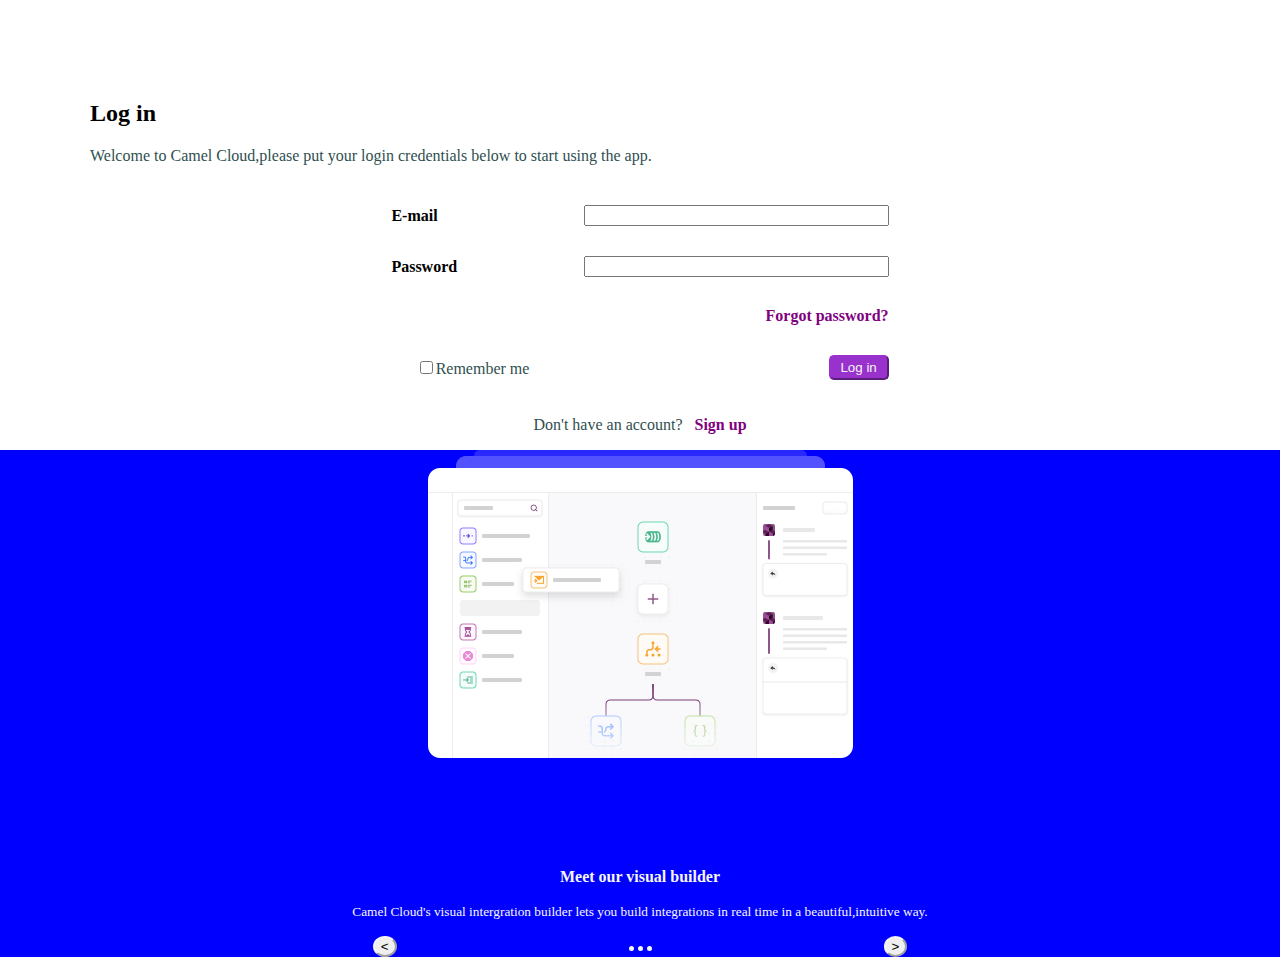
<file: container.html>
<!DOCTYPE html>
<html>
<head>
	<link rel="stylesheet" type="text/css" href="container.css">
	<link href="https://cdn.jsdelivr.net/npm/bootstrap@5.0.2/dist/css/bootstrap.min.css" rel="stylesheet" integrity="sha384-EVSTQN3/azprG1Anm3QDgpJLIm9Nao0Yz1ztcQTwFspd3yD65VohhpuuCOmLASjC" crossorigin="anonymous">

	<title></title>
</head>
<body style="font-family: verdana;">
	<div class="row">
		<div class="col">
			<h2 style="margin: 100px 80px 20px 90px;">Log in</h2>
			<p style="color: darkslategrey;margin: 10px 100px 20px 90px;">Welcome to Camel Cloud,please put your login credentials below to start using the app.</p>
		<center>
				<form>
					<table cellpadding="10" cellspacing="10">
						<tr>
							<td><b>E-mail &emsp;&emsp;&emsp;&emsp;&emsp;&emsp;&emsp;</b></td>
							<td><input type="email" name="email"  size="35" class="input"></td>
						</tr>
						<tr>
							<td><b>Password</b></td>
							<td><input type="Password" name="pwd"  size="35" class="input"></td>
						</tr>
						<tr>
							<td></td>
							<td style="color:purple;text-align: right;"><b>Forgot password?</b></td>
						</tr>
						<tr>
							<td align="center"><input type="checkbox" name="cbox"><span style="color:darkslategrey;">Remember me</span></td>
							<td align="right"><input type="button" name="button" value="Log in" class="button" style="height: 25px;width: 60px;"></td>
						</tr>
					</table>
					<p align="center" style="color:darkslategrey">Don't have an account?<a href="registration.html" style="text-decoration: none;"><b style="color: purple;"> &ensp;Sign up</b></a></p>
				</form>
			</center>

			
		</div>
		<div class="col" style="background-color: blue;">
			<center>
				<img src="pic.png">
				<br><br><br><br><br><br>
				<p><b style="color:whitesmoke">Meet our visual builder</b></p>
				<p><small style="color:ghostwhite;">Camel Cloud's visual intergration builder lets you build integrations in real time in a beautiful,intuitive way.</small></p>
				<input type="button" name="arrow" value="<" style="border-radius: 50%;border-color: whitesmoke;">
					&emsp;&emsp;&emsp;&emsp;&emsp;&emsp;&emsp;&emsp;&emsp;&emsp;&emsp;&emsp;&emsp;&emsp;
				<span class="dot"></span> 	
				<span class="dot"></span>
				<span class="dot"></span>
				 	&emsp;&emsp;&emsp;&emsp;&emsp;&emsp;&emsp;&emsp;&emsp;&emsp;&emsp;&emsp;&emsp;&emsp;
				<input type="button" name="arrow" value=">" style="border-radius: 50%;border-color: whitesmoke;">
			</center>	
		</div>
	</div>

</body>
</html>
</file>
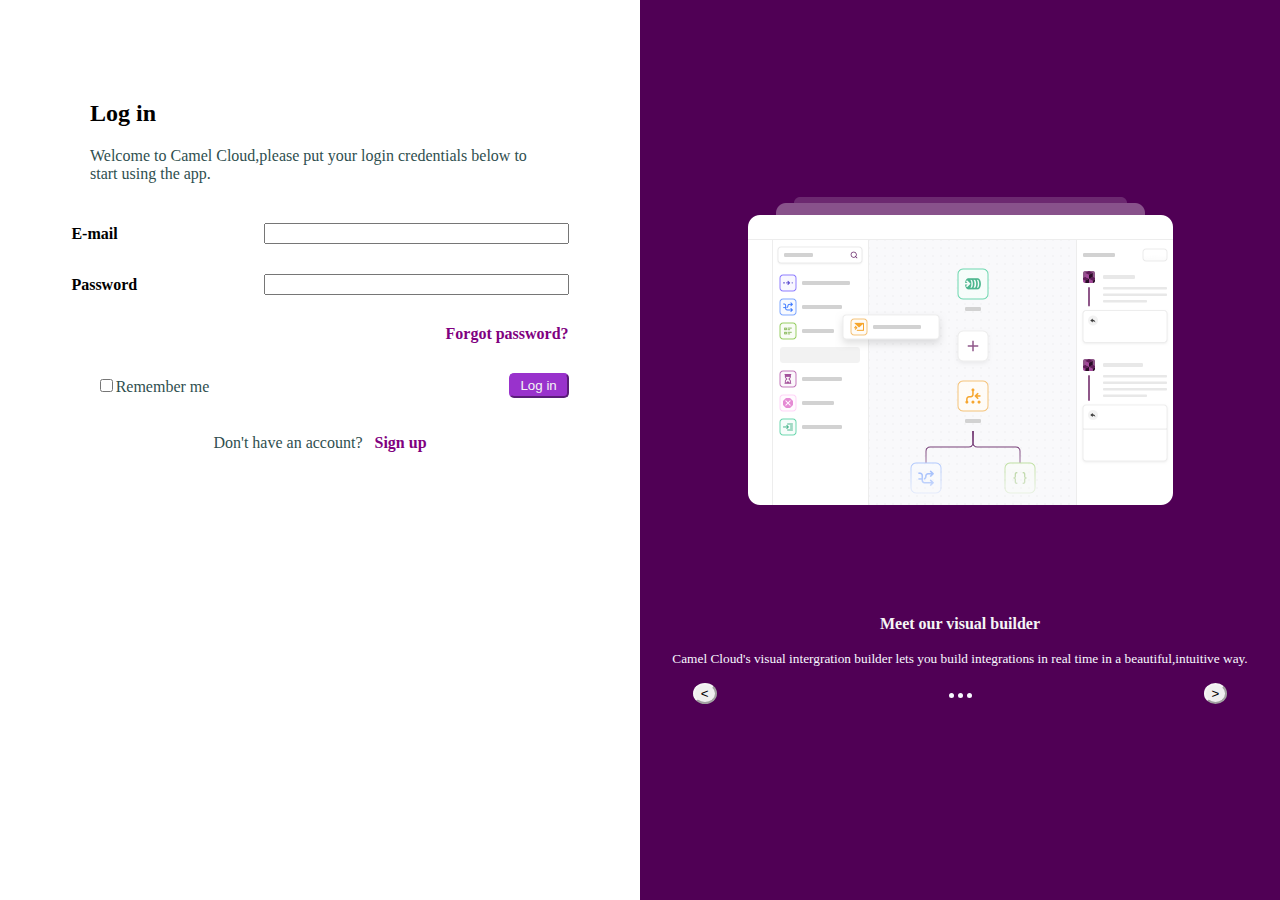
<file: dribbble.html>
<!DOCTYPE html>
<html>
<head>
	<link rel="stylesheet" type="text/css" href="dribbble.css">
	<title></title>
</head>
<body style="font-family: verdana;">
	<div class="parent">
		<div class="child child1">
		
			<h2 style="margin: 100px 80px 20px 90px;">Log in</h2>
			<p style="color: darkslategrey;margin: 10px 100px 20px 90px;">Welcome to Camel Cloud,please put your login credentials below to start using the app.</p>
		<center>
				<form>
					<table cellpadding="10" cellspacing="10">
						<tr>
							<td><b>E-mail &emsp;&emsp;&emsp;&emsp;&emsp;&emsp;&emsp;</b></td>
							<td><input type="email" name="email"  size="35" class="input"></td>
						</tr>
						<tr>
							<td><b>Password</b></td>
							<td><input type="Password" name="pwd"  size="35" class="input"></td>
						</tr>
						<tr>
							<td></td>
							<td style="color:purple;text-align: right;"><b>Forgot password?</b></td>
						</tr>
						<tr>
							<td align="center"><input type="checkbox" name="cbox"><span style="color:darkslategrey;">Remember me</span></td>
							<td align="right"><input type="button" name="button" value="Log in" class="button" style="height: 25px;width: 60px;"></td>
						</tr>
					</table>
					<p align="center" style="color:darkslategrey">Don't have an account?<a href="registration.html" style="text-decoration: none;"><b style="color: purple;"> &ensp;Sign up</b></a></p>
				</form>
			</center>

			
		</div>
		<div class="child child2">
			<center>
				<img src="pic.png">
				<br><br><br><br><br><br>
				<p><b style="color:whitesmoke">Meet our visual builder</b></p>
				<p><small style="color:ghostwhite;">Camel Cloud's visual intergration builder lets you build integrations in real time in a beautiful,intuitive way.</small></p>
				<input type="button" name="arrow" value="<" style="border-radius: 50%;border-color: whitesmoke;">
					&emsp;&emsp;&emsp;&emsp;&emsp;&emsp;&emsp;&emsp;&emsp;&emsp;&emsp;&emsp;&emsp;&emsp;
				<span class="dot"></span> 	
				<span class="dot"></span>
				<span class="dot"></span>
				 	&emsp;&emsp;&emsp;&emsp;&emsp;&emsp;&emsp;&emsp;&emsp;&emsp;&emsp;&emsp;&emsp;&emsp;
				<input type="button" name="arrow" value=">" style="border-radius: 50%;border-color: whitesmoke;">
			</center>	
		</div>
	</div>

</body>
</html>
</file>
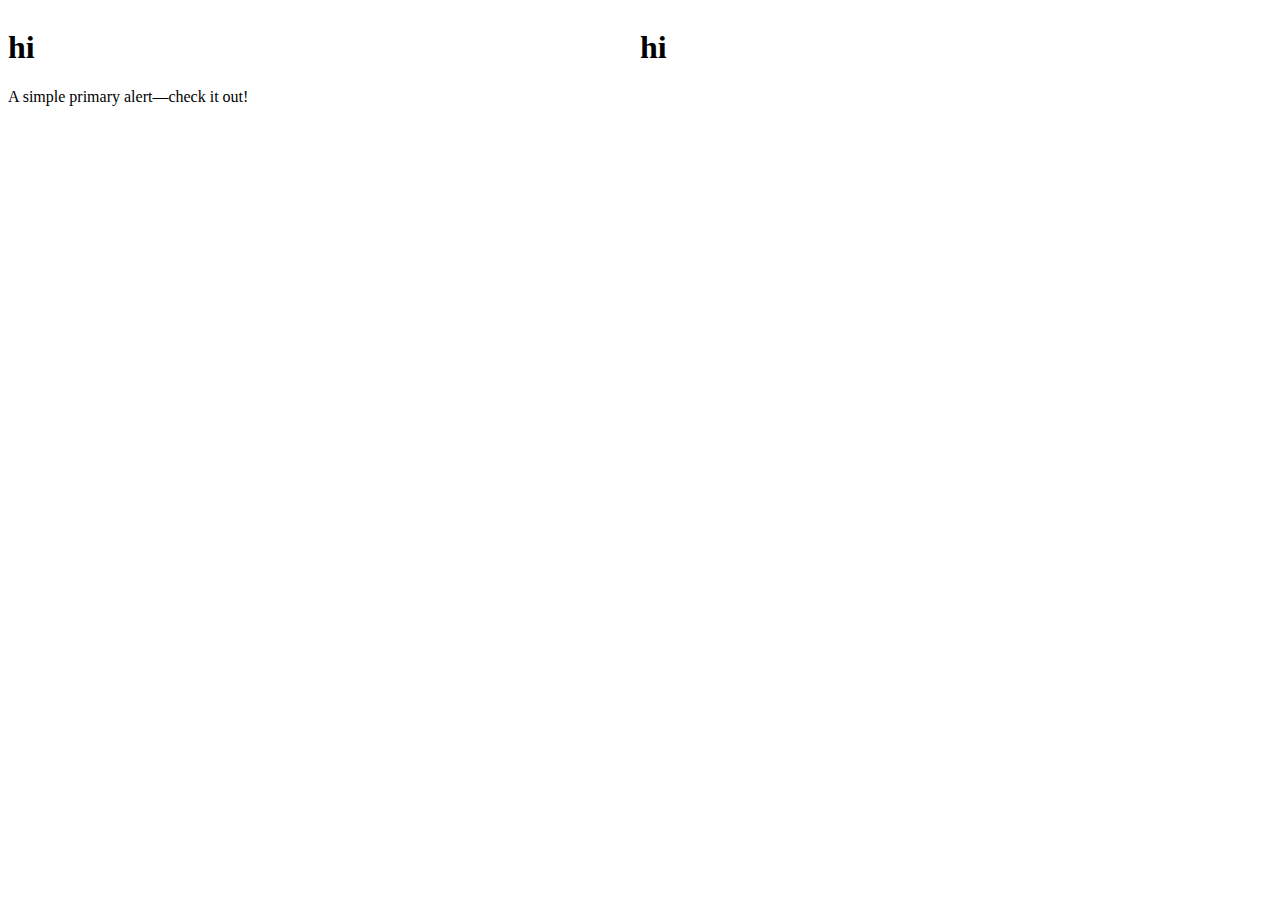
<file: ex.html>
<html>
<head>
<link href="https://cdn.jsdelivr.net/npm/bootstrap@5.0.2/dist/css/bootstrap.min.css" rel="stylesheet" integrity="sha384-EVSTQN3/azprG1Anm3QDgpJLIm9Nao0Yz1ztcQTwFspd3yD65VohhpuuCOmLASjC" crossorigin="anonymous">

<style>
.parent{
	display:flex;
	justify-content:space-between;
	max-width:100vw;
	max-height:100vh;
}
.child{
	width:100%;
	height: 100%;
}
</style>
</head>
<body>
<div class="parent">
     <div class="child";style="background-color:powderblue">
     	<h1>hi</h1>
     </div>
     <div class="child">
     	<h1>hi</h1>
     </div>
</div>
<div class="alert alert-primary" role="alert">
  A simple primary alert—check it out!
</div>
</body>
</html>
</file>
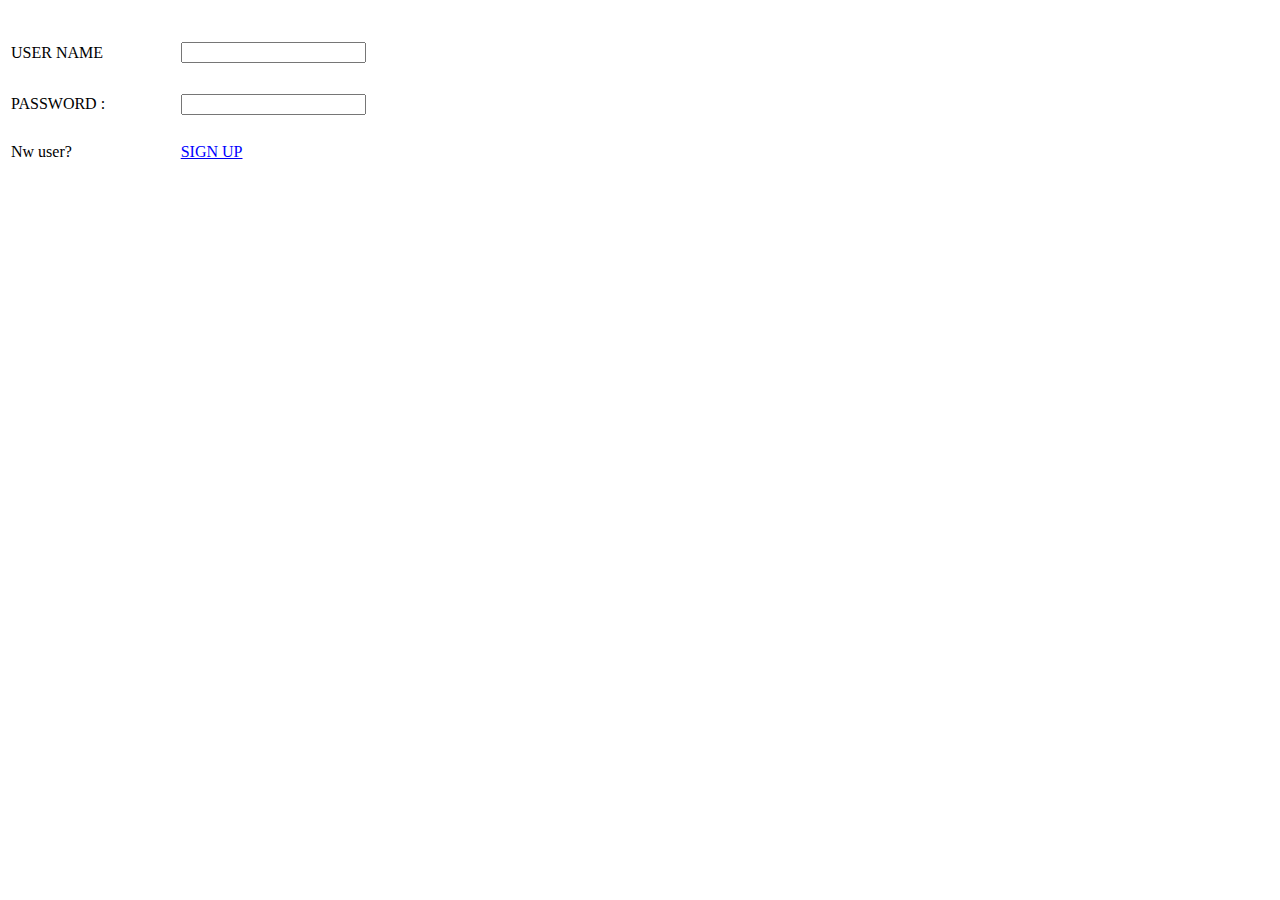
<file: login_page.html>
<html>
<body>
<form style=border:2px  solidblack>
<table height="150" width="500">
<tr>
<td> USER NAME </td> 
<td> <input type="text" name="user name"></td>
</tr>
<tr>
<td>PASSWORD :</td><td> <input type="password" name="pwt"></td> <br>
</tr>
<tr>
<td> Nw user? </td> 
<td> <a href="file:///C:/Users/KIRANMAY/Desktop/MERN/registration_form.html"><span style=color:blue>SIGN UP</span></a></td>
</tr>
</table>
</form>
</body>
</html>
</file>
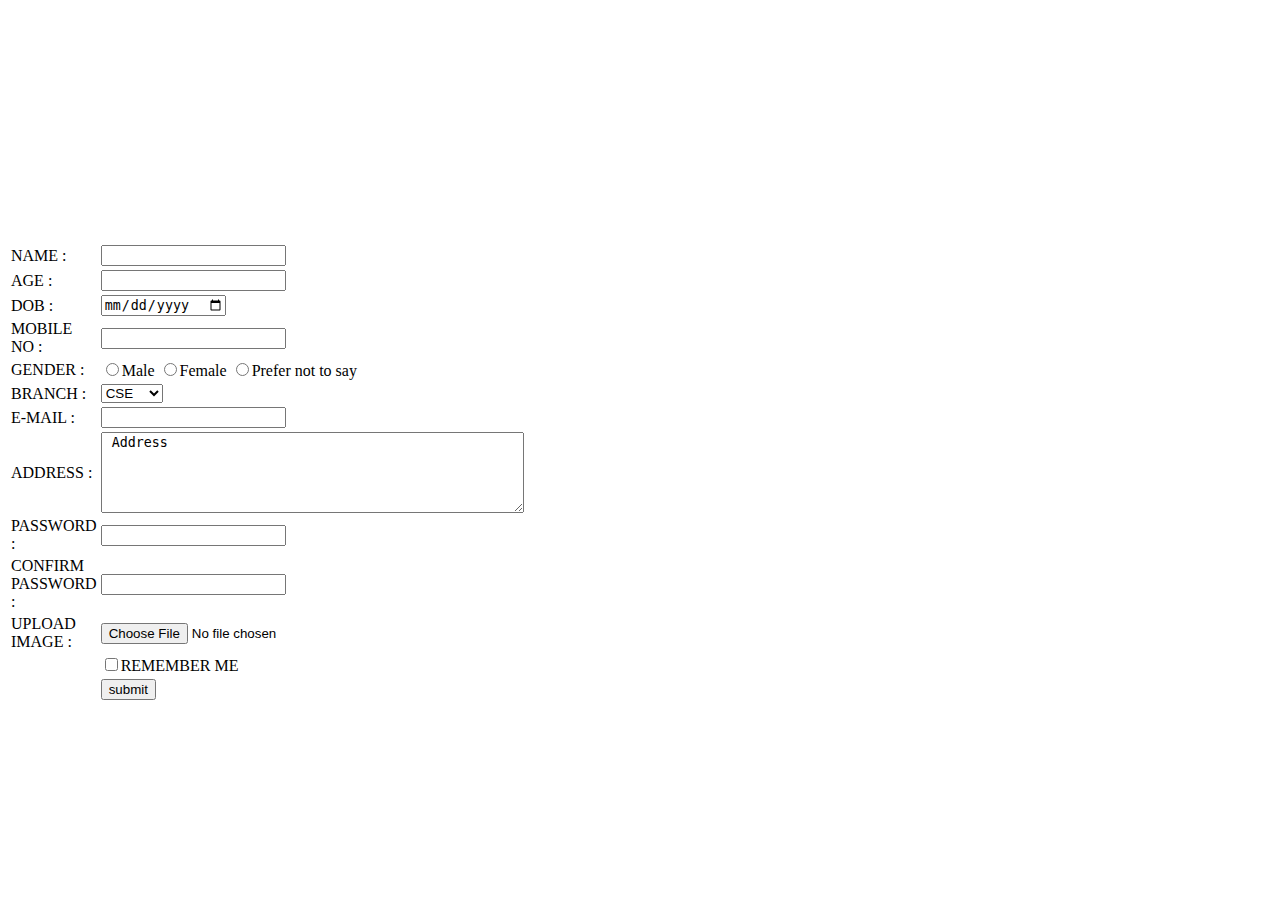
<file: registration_form.html>
<html>
<body>
<form>
<table height="150" width="500">
<tr>
 <td>NAME :</td> <td><input type="text" name="name"/ ></td><br>
</tr>
<tr>
<td> AGE :</td> <td> <input type="text" name="age"/></td><br>
</tr>
<tr>
<td>DOB : </td><td><input type="date" ></td><br>
</tr>
<tr>
<td>MOBILE NO :</td><td> <input type="text" name="mobile number"/></td><br>
</tr>
<tr>
<td>GENDER : </td><td><input type="radio" name="gender" value="male">Male
                    <input type="radio" name="gender" value="female">Female
                      <input type="radio" name="gender" value="prefer not to say">Prefer not to say </td><br>
</tr>
<tr>
<td>BRANCH :</td> <td><select name="dropdown">
                    <option value="select"> CSE </option value>
                     <option value="select"> ECE </option value>
                       <option value="select"> EEE </option value>
                      <option value="select"> CE </option value>
                       <option value="select"> MECH </option value></td> <br>
</tr>
<tr>
<td>E-MAIL :</td> <td><input type="text" name="email"/ ></td> <br>
</tr>
<tr>
<td>ADDRESS : </td><br>
                      <td> <textarea rows="5" cols="50"> Address 
                       </textarea> </td><br>
</tr>
<tr>
<td>PASSWORD :</td><td> <input type="password" name="pwt"></td> <br>
</tr>
<tr>
<td>CONFIRM PASSWORD :</td> <td><input type="text" name="pwt"> </td><br>
</tr>
<tr>
<td>UPLOAD IMAGE : </td><td><input type="file" name="file upload" accept="image/*"/></td><br>
</tr>
<tr>
<td></td><td><input type="checkbox" name="remember me" value="on">REMEMBER ME</td><br>
</tr>
<tr>
<td></td><td><button type="button" onclick="alert('submitted!')">submit</button></td>
</tr>
</table>
</form>
</body>
</html>
</file>
<file: container.css>
body{
padding:0px;
margin:0px;
}		
.parent{
	display: flex;
	justify-content: space-between;
	max-width: 100%;
	max-height: 100%;                
}
.child{
                    max-width:100vw;
	max-height:100vh;
                     flex:50%;
                   }
.child2{
	background-color:rgb(80, 00, 85);
	place-items: center;
	display: grid;
 	width:100vw;
	height:100vh;
	flex:50%;
                     
}
.button{
	background-color:darkorchid ;
	border-radius: 5px;
	color: whitesmoke;
	border-color: darkorchid;
}
.input:hover{
	border-color: mediumpurple;
	border-radius: 5px;
}

.dot{
	height: 5px;
	width: 5px;
	border-radius: 50%;
	background-color: ghostwhite;
	display:inline-block;
}
</file>
<file: dribbble.css>
body{
padding:0px;
margin:0px;
}		
.parent{
	display: flex;
	justify-content: space-between;
	max-width: 100%;
	max-height: 100%;                
}
.child{
                    max-width:100vw;
	max-height:100vh;
                     flex:50%;
                   }
.child2{
	background-color:rgb(80, 00, 85);
	place-items: center;
	display: grid;
 	width:100vw;
	height:100vh;
	flex:50%;
                     
}
.button{
	background-color:darkorchid ;
	border-radius: 5px;
	color: whitesmoke;
	border-color: darkorchid;
}
.input:hover{
	border-color: mediumpurple;
	border-radius: 5px;
}

.dot{
	height: 5px;
	width: 5px;
	border-radius: 50%;
	background-color: ghostwhite;
	display:inline-block;
}
@media(max-width:786px)
{
.parent{
flex-wrap:wrap;
}
</file>
